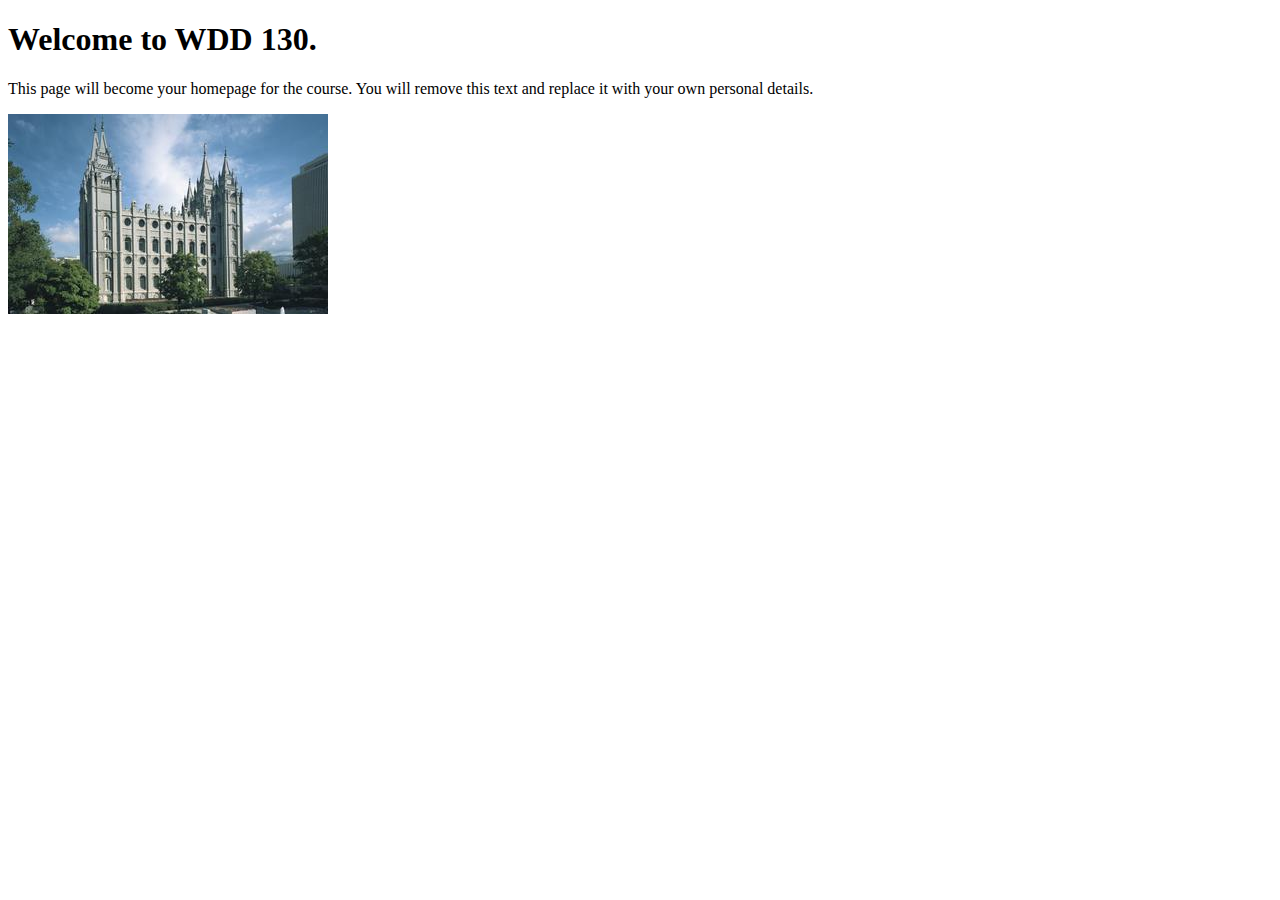
<file: index.html>
<!DOCTYPE html>
<html lang="en">
<head>
    <meta charset="UTF-8">
    <meta name="viewport" content="width=device-width, initial-scale=1.0">
    <title>WDD 130 | Personal Homepage</title>
</head>
<body>
    <h1>Welcome to WDD 130.</h1>
    <p>This page will become your homepage for the course. You will remove this text and replace it with your own personal details.</p>

    <img src="images/salt-lake-temple.jpg" alt="The Salt Lake Temple.">
</body>
</html>
</file>
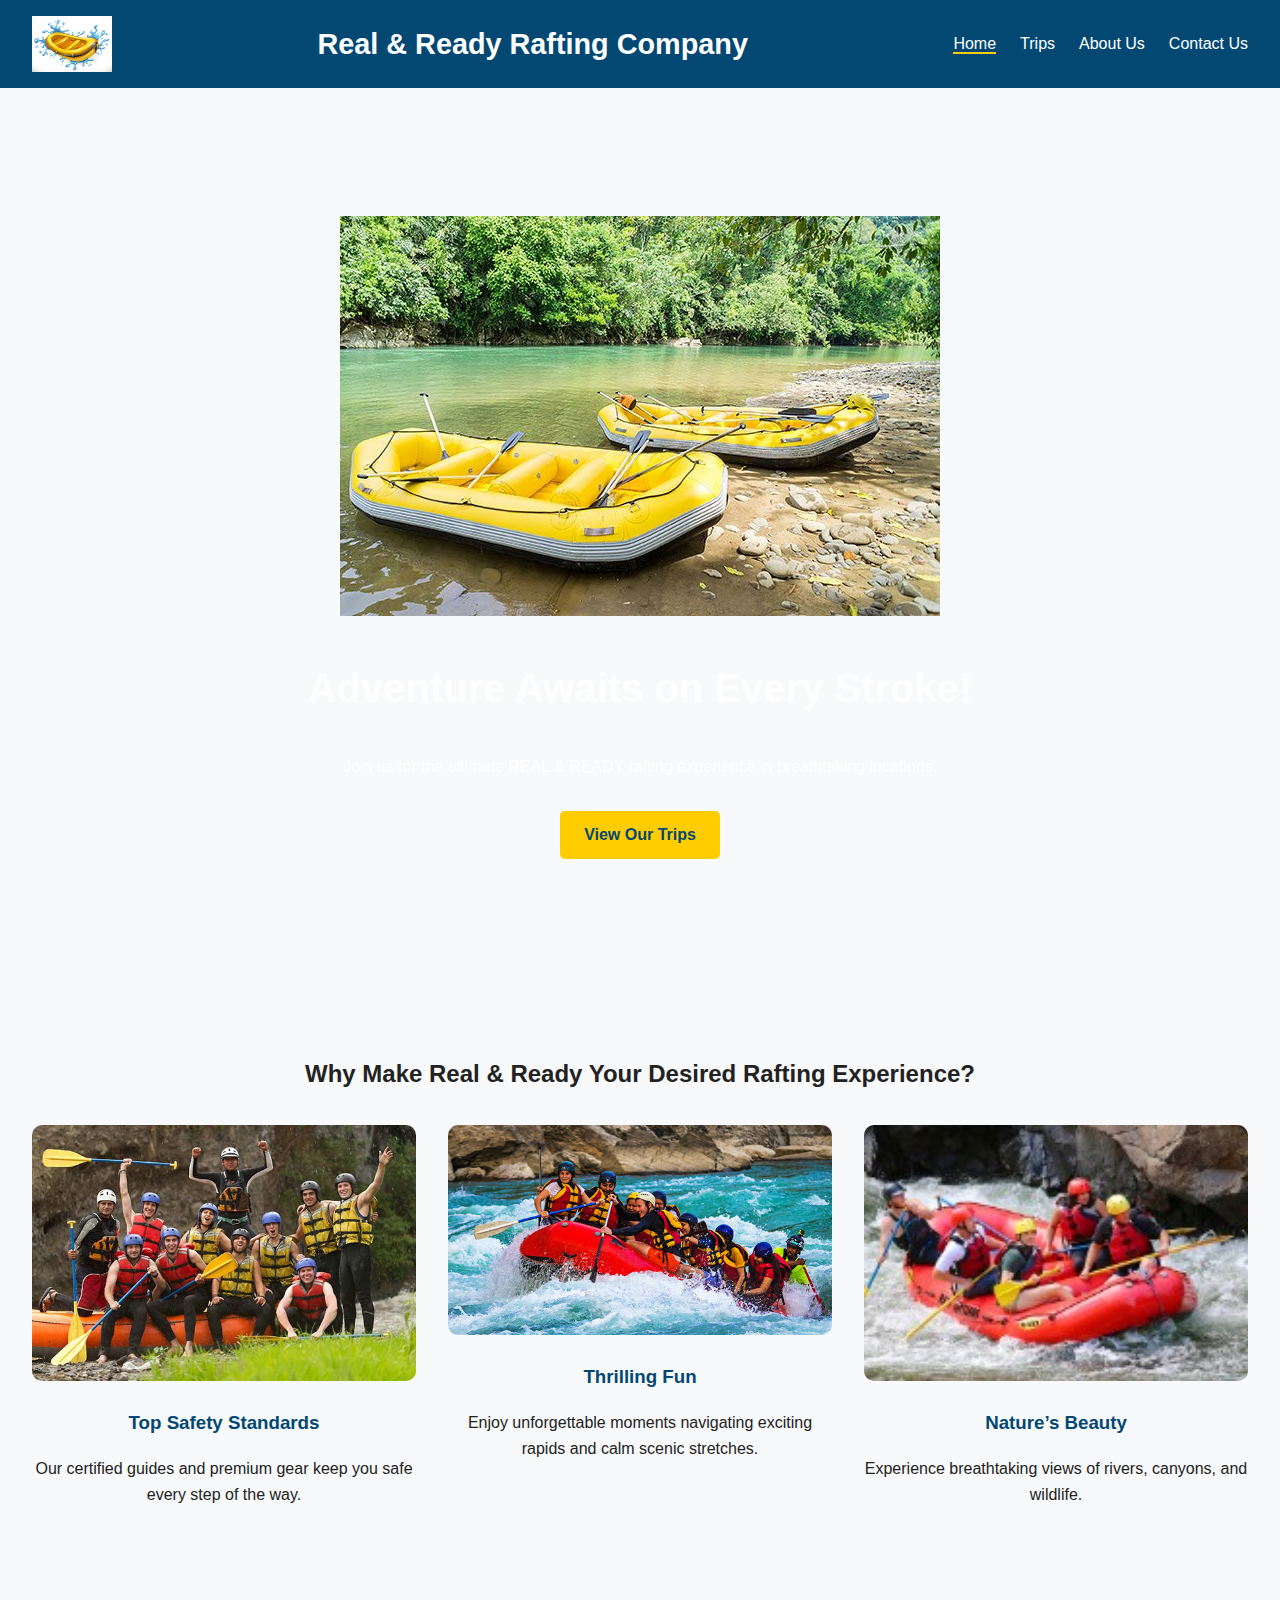
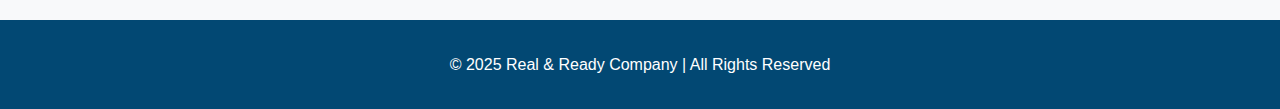
<file: Trial/index.html>
<!DOCTYPE html>
<html lang="en">

<head>
    <meta charset="UTF-8" />
    <meta name="viewport" content="width=device-width, initial-scale=1.0" />
    <title>Real & Ready Rafting Company | Home</title>
    <link rel="stylesheet" href="trialstyles.css/styles.css" />
</head>

<body>
    <header class="main-header">
        <img src="images/boatsplash.png" alt="Real & Ready logo" width="80">
        <h1>Real & Ready Rafting Company</h1>
        <nav>
            <ul>
                <li><a href="index.html" class="active">Home</a></li>
                <li><a href="trips.html">Trips</a></li>
                <li><a href="#">About Us</a></li>
                <li><a href="#">Contact Us</a></li>
            </ul>
        </nav>
    </header>

    <section class="hero">
        <img src="images/rafting26_600_copy_600x400.jpg" alt="Good Rafting">
        <div class="hero-text">
            <h2>Adventure Awaits on Every Stroke!</h2>
            <p>Join us for the ultimate REAL & READY rafting experience in breathtaking locations.</p>
            <a href="trips.html" class="btn">View Our Trips</a>
        </div>
    </section>

    <section class="features">
        <h2>Why Make Real & Ready Your Desired Rafting Experience?</h2>
        <div class="feature-grid">
            <div class="feature">
                <img src="images/success.jpg" alt="Safety">
                <h3>Top Safety Standards</h3>
                <p>Our certified guides and premium gear keep you safe every step of the way.</p>
            </div>
            <div class="feature">
                <img src="images/battleover.jpg" alt="Fun">
                <h3>Thrilling Fun</h3>
                <p>Enjoy unforgettable moments navigating exciting rapids and calm scenic stretches.</p>
            </div>
            <div class="feature">
                <img src="images/effectivenavigation.jpg" alt="Nature">
                <h3>Nature’s Beauty</h3>
                <p>Experience breathtaking views of rivers, canyons, and wildlife.</p>
            </div>
        </div>
    </section>

    <footer>
        <p>&copy; 2025 Real & Ready Company | All Rights Reserved</p>
    </footer>
</body>

</html>
</file>
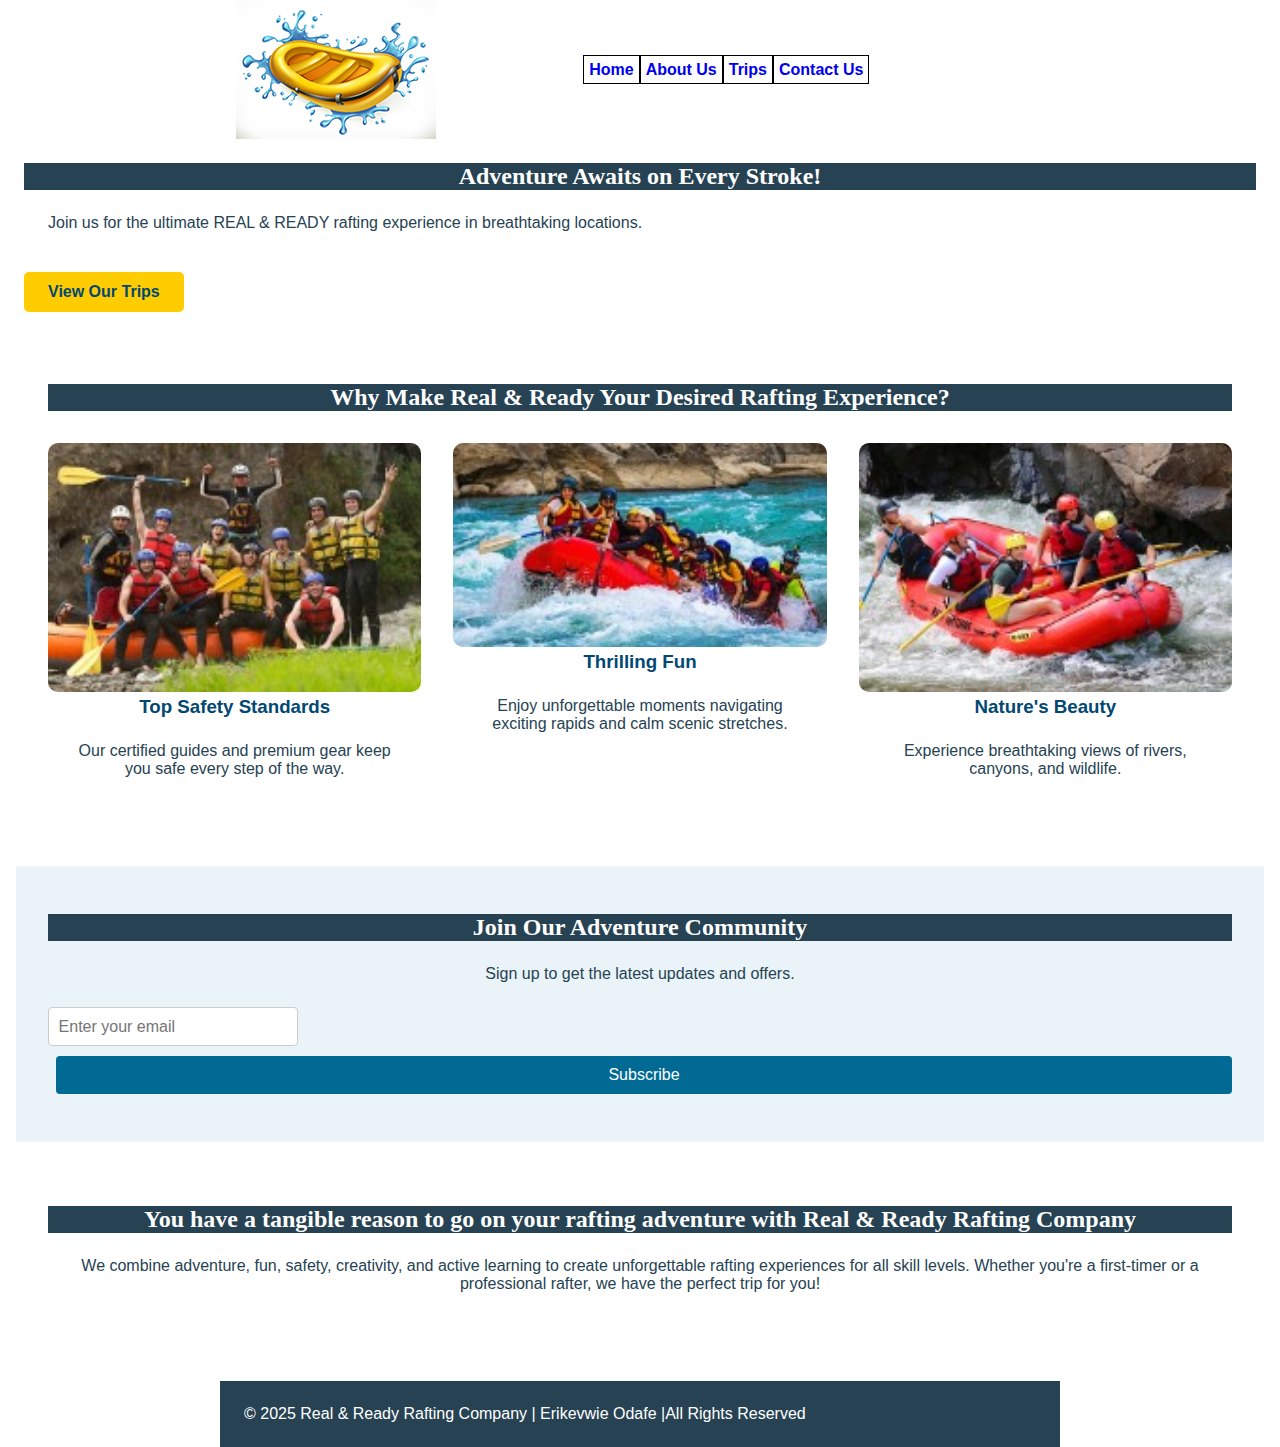
<file: wwr/index.html>
<!DOCTYPE html>
<html lang="en">

<head>
    <meta charset="UTF-8">
    <meta name="viewport" content="width=device-width, initial-scale=1.0">
    <title>Real & Ready Rafting Company | Rafting Experience that is real | Home</title>
    <meta name="description"
        content="This is the website of Real & Ready Rafting company. This page will introduce you to the activities of the company">
    <meta name="author" content="Erikevwie Odafe">
    <link rel="stylesheet" href="styles/rafting.css">
</head>

<body>
    <header class="header-grid">
        <img src="images/boatsplash.png" alt="Logo of Real & Ready Rafting Company" width="200">
        <nav>
            <ul class="navigation">
                <li><a href="index.html">Home</a></li>
                <li><a href="about.html">About Us</a></li>
                <li><a href="trips.html">Trips</a></li>
                <li><a href="contact.html">Contact Us</a></li>
            </ul>
        </nav>
    </header>
    <section class="hero">
        <!-- <img src="images/raftingrull.jpg" alt="Good Rafting"> -->
        <div>
            <h2>Adventure Awaits on Every Stroke!</h2>
            <p>Join us for the ultimate REAL & READY rafting experience in breathtaking locations.</p>
            <a href="trips.html" class="btn">View Our Trips</a>
        </div>
    </section>
    <section class="features">
        <h2>Why Make Real & Ready Your Desired Rafting Experience?</h2>
        <div class="feature-grid">
            <div class="feature">
                <img src="images/success.jpg" alt="Safety">
                <h3>Top Safety Standards</h3>
                <p>Our certified guides and premium gear keep you safe every step of the way.</p>
            </div>
            <div class="feature">
                <img src="images/battleover.jpg" alt="Fun">
                <h3>Thrilling Fun</h3>
                <p>Enjoy unforgettable moments navigating exciting rapids and calm scenic stretches.</p>
            </div>
            <div class="feature">
                <img src="images/effectivenavigation.jpg" alt="Nature">
                <h3>Nature's Beauty</h3>
                <p>Experience breathtaking views of rivers, canyons, and wildlife.</p>
            </div>
        </div>
    </section>
    <section class="newsletter">
        <h2>Join Our Adventure Community </h2>
        <p>Sign up to get the latest updates and offers.</p>
        <form action="">
            <input type="email" placeholder="Enter your email" required>
            <button type="submit">Subscribe</button>
        </form>

    </section>
    <section class="common-content">
        <h2>You have a tangible reason to go on your rafting adventure with Real & Ready Rafting Company</h2>
        <p>We combine adventure, fun, safety, creativity, and active learning to create unforgettable rafting
            experiences for all skill levels. Whether you're a first-timer or a professional rafter, we have the perfect
            trip for you! </p>
    </section>


    <footer>
        <p>&copy; 2025 Real & Ready Rafting Company | Erikevwie Odafe |All Rights Reserved</p>
    </footer>
</body>

</html>
</file>
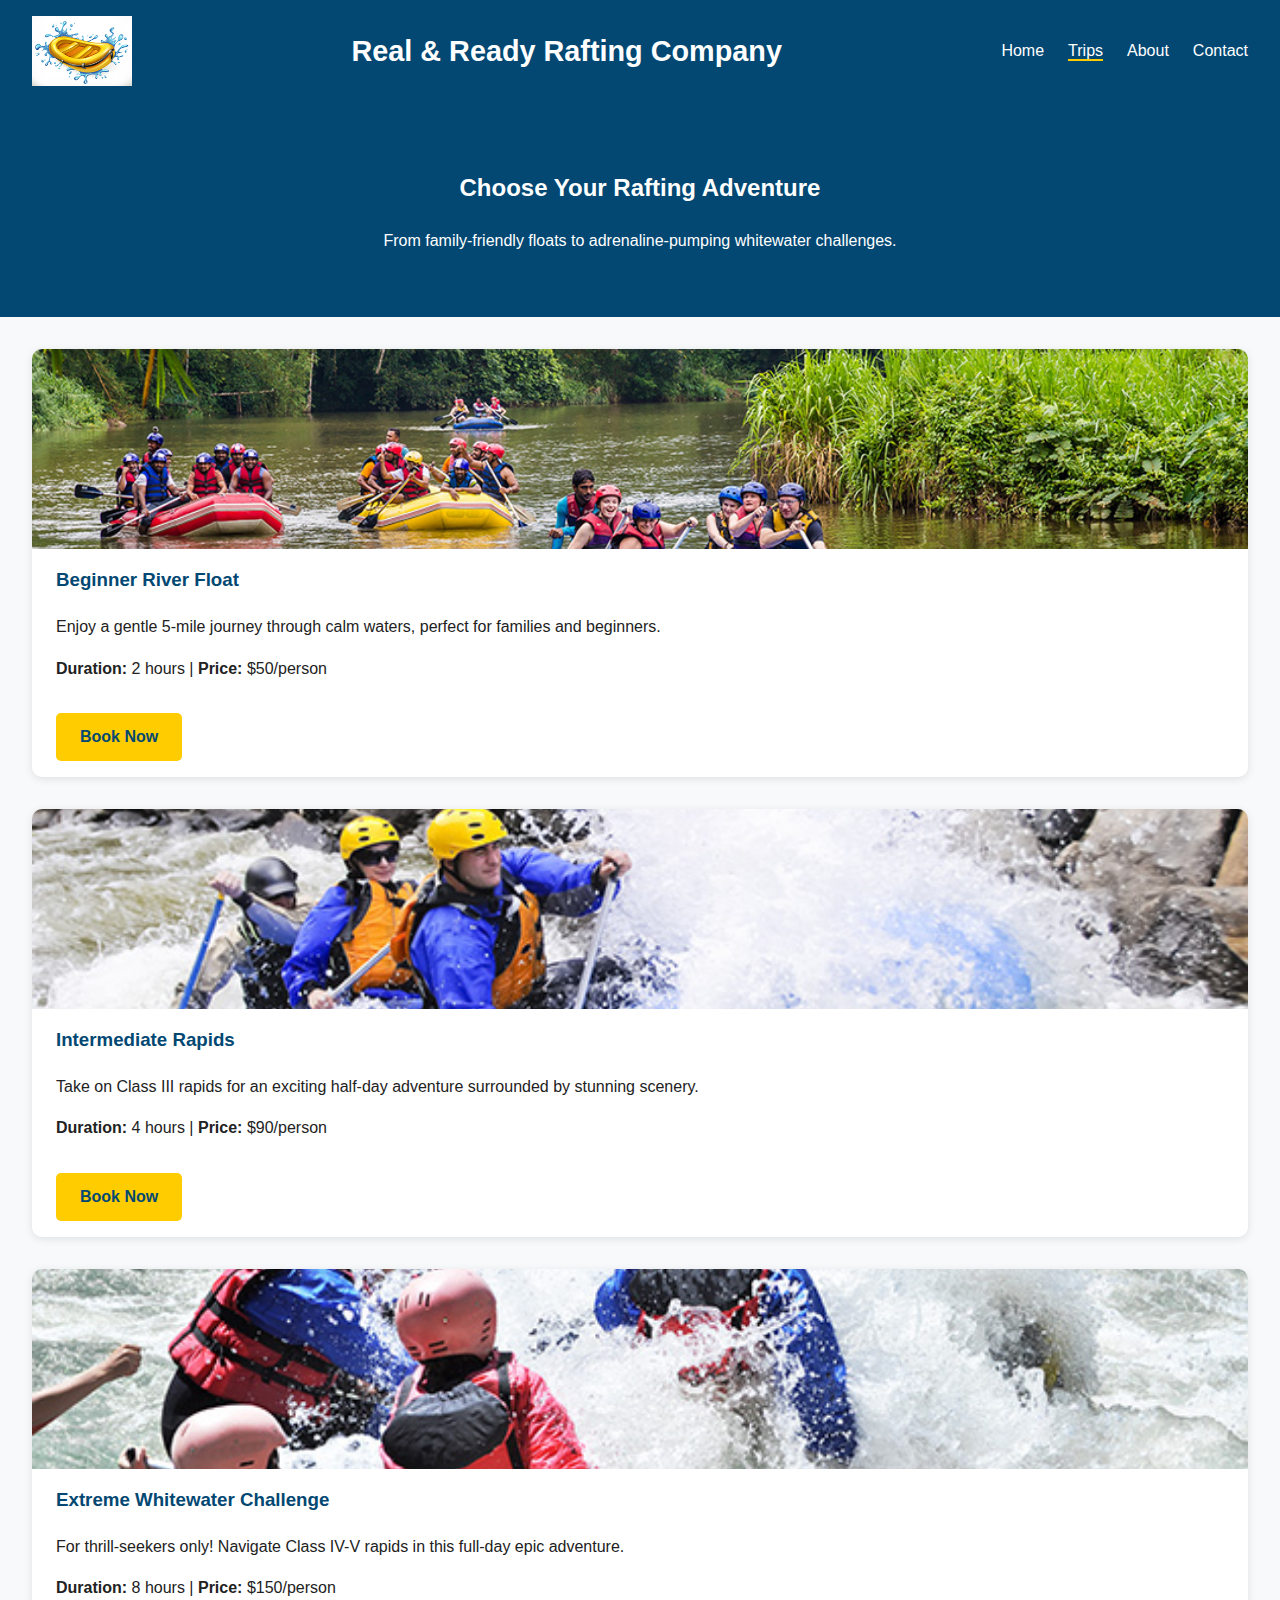
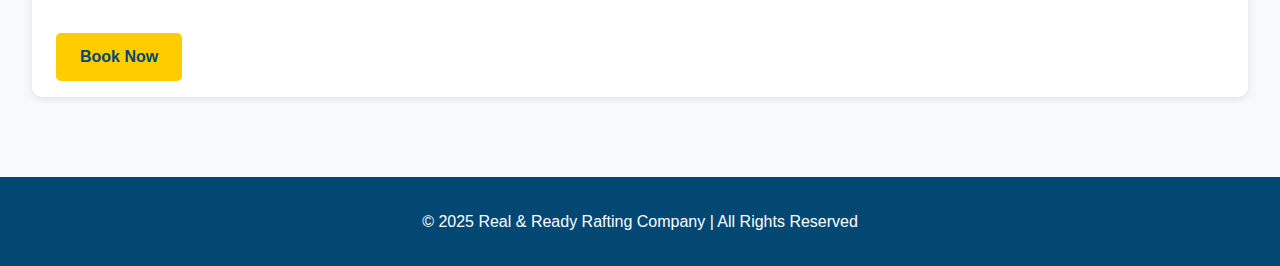
<file: Trial/trips.html>
<!DOCTYPE html>
<html lang="en">

<head>
    <meta charset="UTF-8" />
    <meta name="viewport" content="width=device-width, initial-scale=1.0" />
    <title>Real & Ready Rafting Company | Trips</title>
    <link rel="stylesheet" href="trialstyles.css/styles.css" />
</head>

<body>
    <header class="main-header">
        <img src="images/boatsplash.png" alt="Real & Ready Rafting Company logo" width="100">
        <h1>Real & Ready Rafting Company</h1>
        <nav>
            <ul>
                <li><a href="index.html">Home</a></li>
                <li><a href="trips.html" class="active">Trips</a></li>
                <li><a href="#">About</a></li>
                <li><a href="#">Contact</a></li>
            </ul>
        </nav>
    </header>

    <section class="page-banner">
        <h2>Choose Your Rafting Adventure</h2>
        <p>From family-friendly floats to adrenaline-pumping whitewater challenges.</p>
    </section>

    <section class="trip-list">
        <article class="trip">
            <img src="images/oddsconquoredd.jpg" alt="Beginner Trip">
            <div>
                <h3>Beginner River Float</h3>
                <p>Enjoy a gentle 5-mile journey through calm waters, perfect for families and beginners.</p>
                <p><strong>Duration:</strong> 2 hours | <strong>Price:</strong> $50/person</p>
                <a href="#" class="btn">Book Now</a>
            </div>
        </article>

        <article class="trip">
            <img src="images/overcomingg.jpg" alt="Intermediate Trip">
            <div>
                <h3>Intermediate Rapids</h3>
                <p>Take on Class III rapids for an exciting half-day adventure surrounded by stunning scenery.</p>
                <p><strong>Duration:</strong> 4 hours | <strong>Price:</strong> $90/person</p>
                <a href="#" class="btn">Book Now</a>
            </div>
        </article>

        <article class="trip">
            <img src="images/hardfighterss.jpg" alt="Advanced Trip">
            <div>
                <h3>Extreme Whitewater Challenge</h3>
                <p>For thrill-seekers only! Navigate Class IV-V rapids in this full-day epic adventure.</p>
                <p><strong>Duration:</strong> 8 hours | <strong>Price:</strong> $150/person</p>
                <a href="#" class="btn">Book Now</a>
            </div>
        </article>
    </section>

    <footer>
        <p>&copy; 2025 Real & Ready Rafting Company | All Rights Reserved</p>
    </footer>
</body>

</html>
</file>
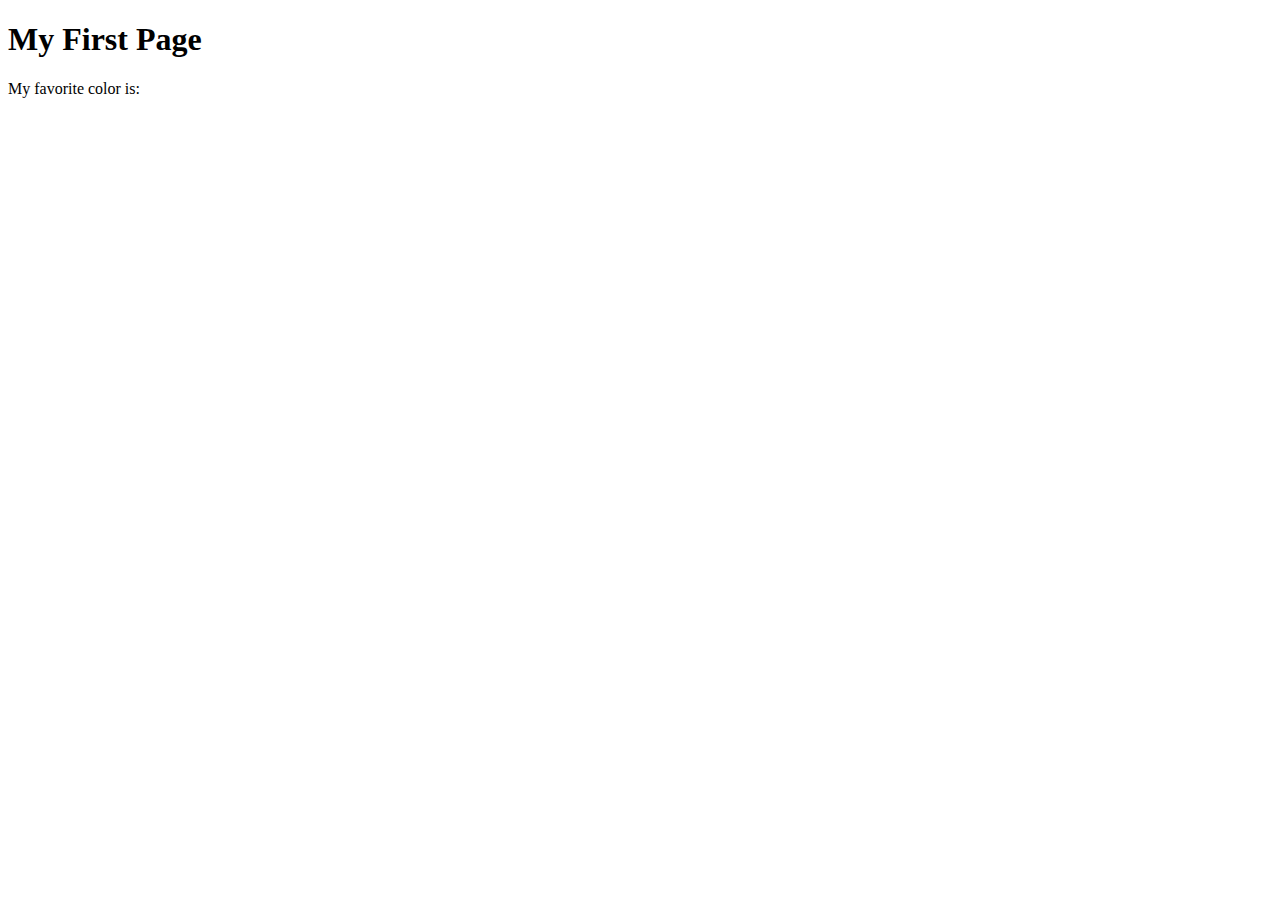
<file: week01/first-page.html>
<!DOCTYPE html>
<html lang="en">
<head>
    <meta charset="UTF-8">
    <meta name="viewport" content="width=device-width, initial-scale=1.0">
    <title>My First Page</title>
</head>
<body>
    <h1>My First Page</h1>
    <p>My favorite color is: </p>
</body>
</html>
</file>
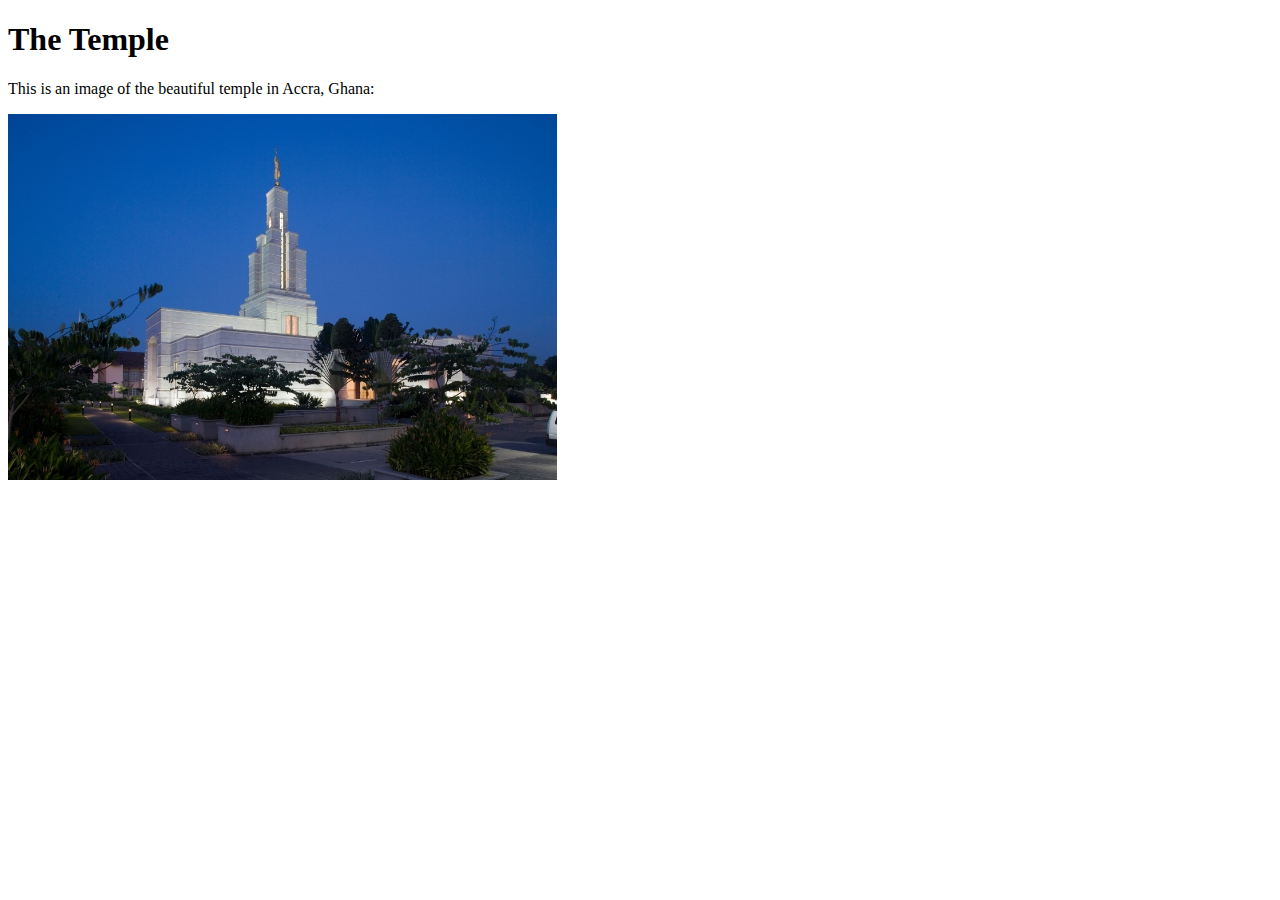
<file: week01/images-solution.html>
<!DOCTYPE html>
<html lang="en">
<head>
    <meta charset="UTF-8">
    <meta name="viewport" content="width=device-width, initial-scale=1.0">
    <title>Temple Image</title>
</head>
<body>
    <h1>The Temple</h1>
    <p>This is an image of the beautiful temple in Accra, Ghana:</p>
    <img src="images/temple-small.jpg" alt="The Accra Ghana Temple">
    
</body>
</html>
</file>
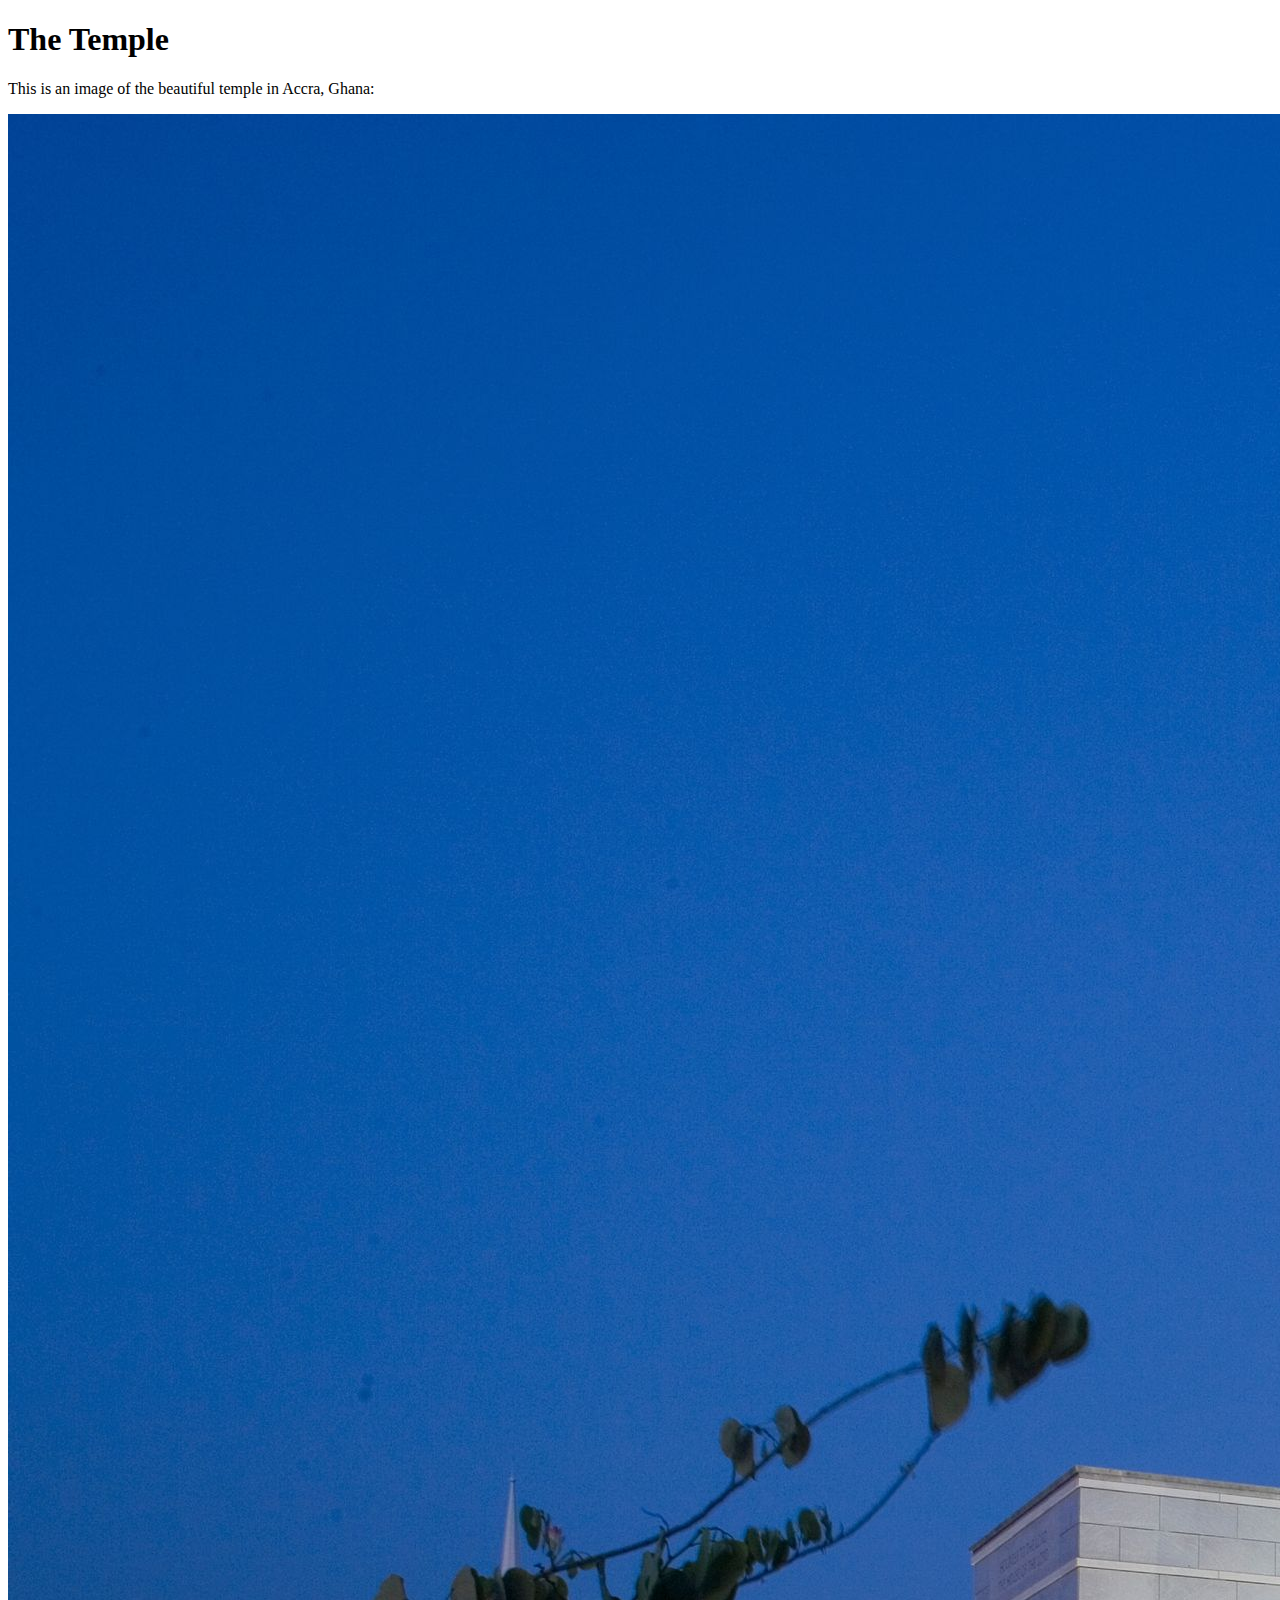
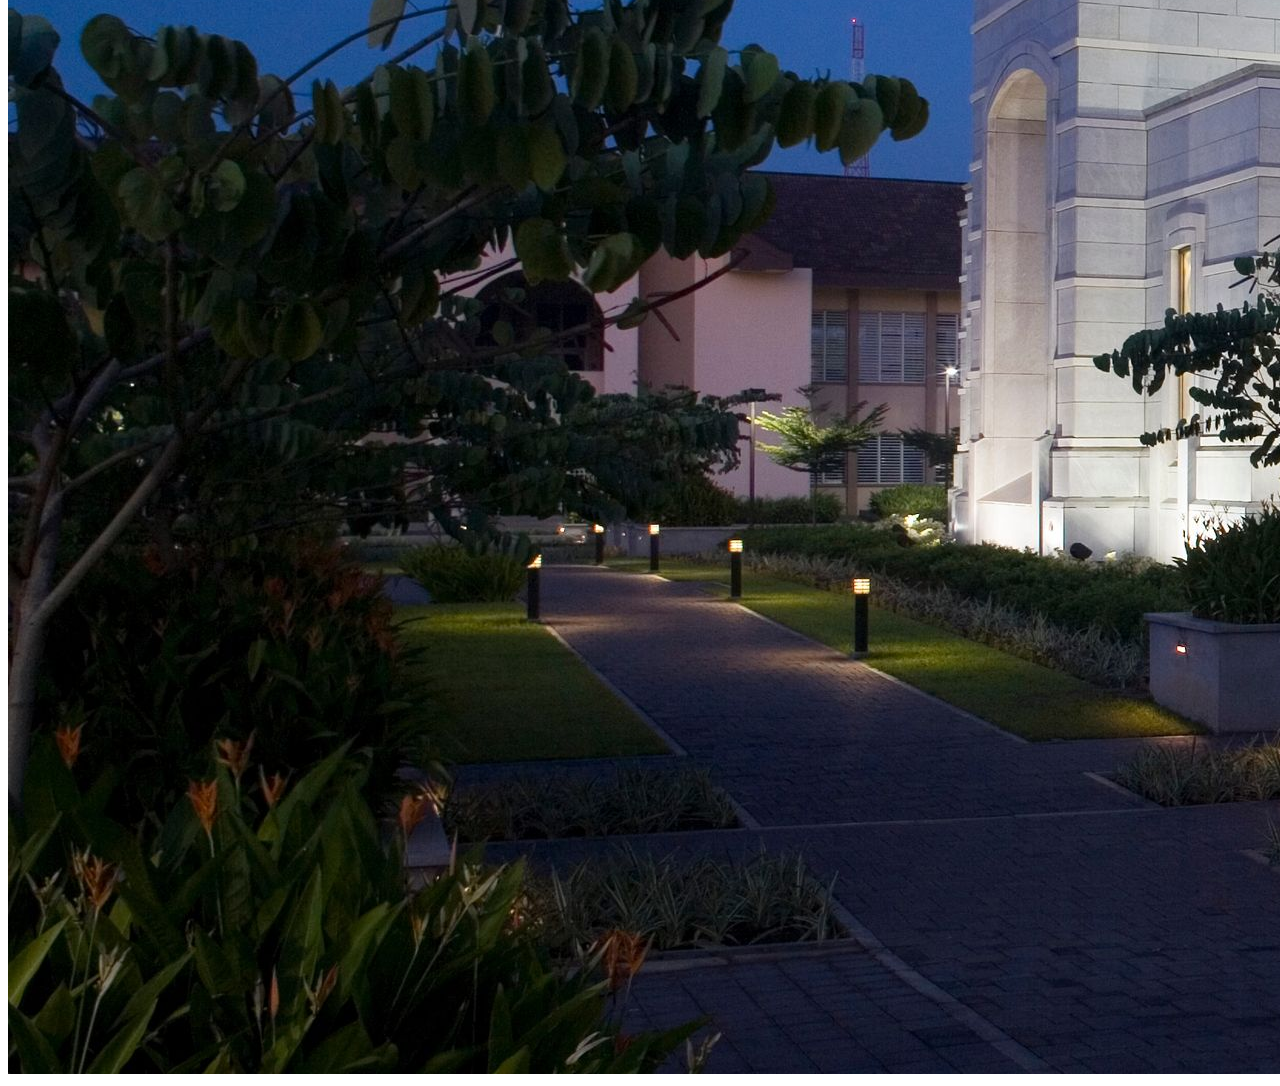
<file: week01/images.html>
<!DOCTYPE html>
<html lang="en">
<head>
    <meta charset="UTF-8">
    <meta name="viewport" content="width=device-width, initial-scale=1.0">
    <title>Temple Image</title>
</head>
<body>
    <h1>The Temple</h1>
    <p>This is an image of the beautiful temple in Accra, Ghana:</p>
    <img src="images/temple-large.jpeg" alt="The Accra Ghana Temple">
    
</body>
</html>
</file>
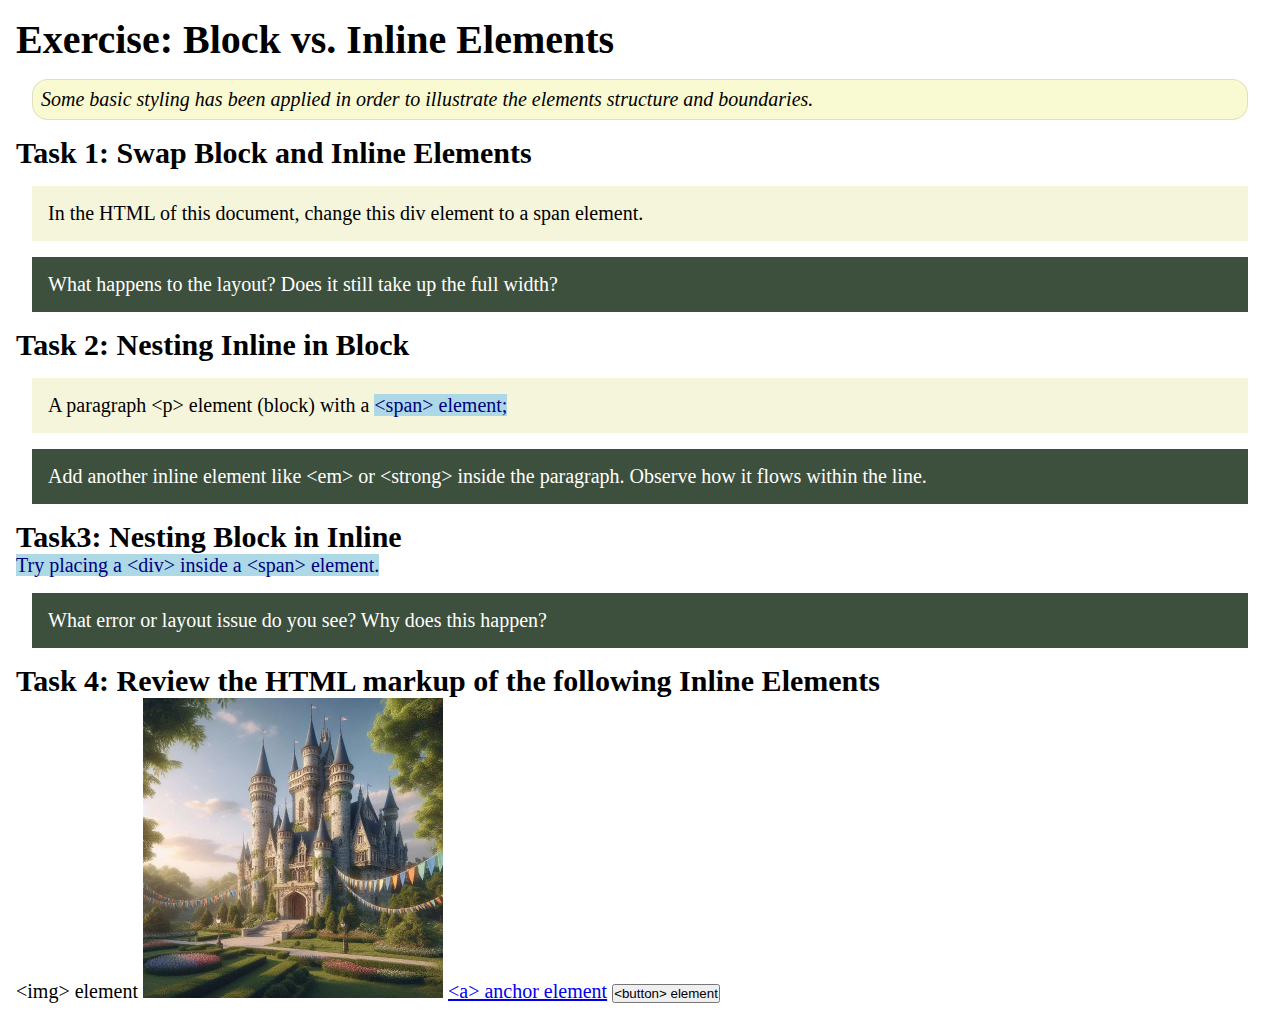
<file: week02/block-vs-inline.html>
<!DOCTYPE html>
<html lang="en">

<head>
    <meta charset="UTF-8">
    <meta name="viewport" content="width=device-width, initial-scale=1.0">
    <title>Exercise: Block vs. Inline Elements</title>
    <link rel="stylesheet" href="styles/block-vs-inline.css">
</head>

<body>
    <main>
        <h1>Exercise: Block vs. Inline Elements</h1>
        <p class="note">Some basic styling has been applied in order to illustrate the elements structure and
            boundaries.</p>

        <h2>Task 1: Swap Block and Inline Elements</h2>
        <div>In the HTML of this document, change this div element to a span element.</div>

        <p class="question">What happens to the layout? Does it still take up the full width?</p>

        <h2>Task 2: Nesting Inline in Block</h2>
        <p>A paragraph &lt;p&gt; element (block) with a <span>&lt;span&gt; element;</span></p>
        <p class="question">Add another inline element like &lt;em&gt; or &lt;strong&gt; inside the paragraph. Observe
            how it flows within the line.</p>

        <h2>Task3: Nesting Block in Inline</h2>
        <span>Try placing a &lt;div&gt; inside a &lt;span&gt; element.</span>
            <p class="question">What error or layout issue do you see? Why does this happen?</p>


            <h2>Task 4: Review the HTML markup of the following Inline Elements</h2>
        &lt;img&gt; element
        <img src="images/castle.webp" alt="placeholder image (images are inline)" width="300" height="300">
        <a href="https://churchofjesuschrist.org">&lt;a&gt; anchor element</a>
        <button type="button">&lt;button&gt; element</button>
    </main>
</body>

</html>
</file>
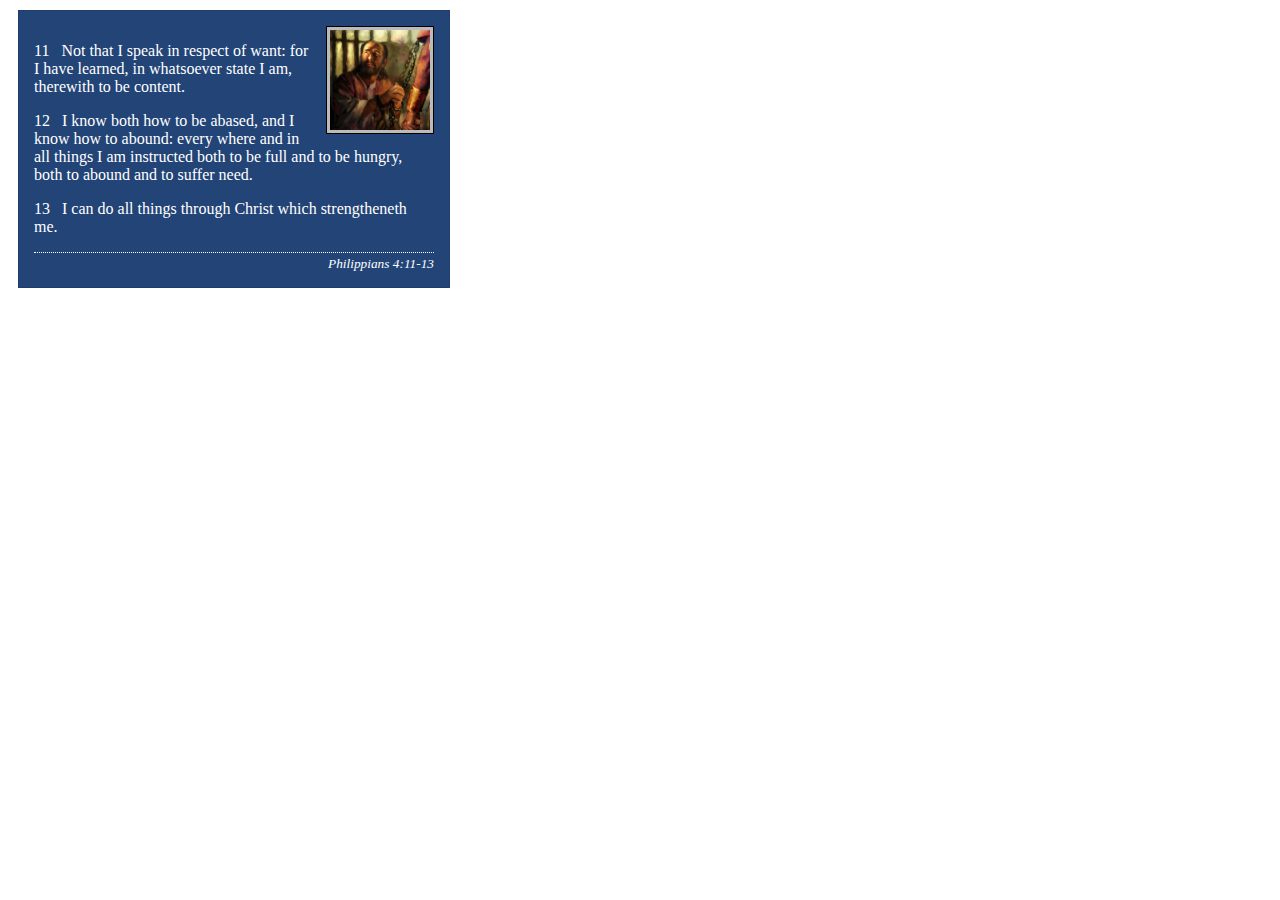
<file: week02/box-model-solution.html>
<!DOCTYPE html>
<html lang="en">
<head>
    <meta charset="UTF-8">
    <meta name="viewport" content="width=device-width, initial-scale=1.0">
    <title>Box Model Activity</title>
    <link rel="stylesheet" href="styles/box-model-solution.css">
</head>
<body>
    <main>
        <div class="callout">
            <img src="images/apostle-paul-imprisoned.webp" alt="Paul the Apostle - Imprisoned in Rome" width="200" height="200">
            <blockquote>
                <p>11 &nbsp; Not that I speak in respect of want: for I have learned, in whatsoever state I am, therewith to be content.</p>
                <p>12 &nbsp; I know both how to be abased, and I know how to abound: every where and in all things I am instructed both to be full and to be hungry, both to abound and to suffer need.</p>
                <p>13 &nbsp; I can do all things through Christ which strengtheneth me.</p>
            </blockquote>
            <cite>Philippians 4:11-13</cite>
        </div>
    </main>
</body>
</html>
</file>
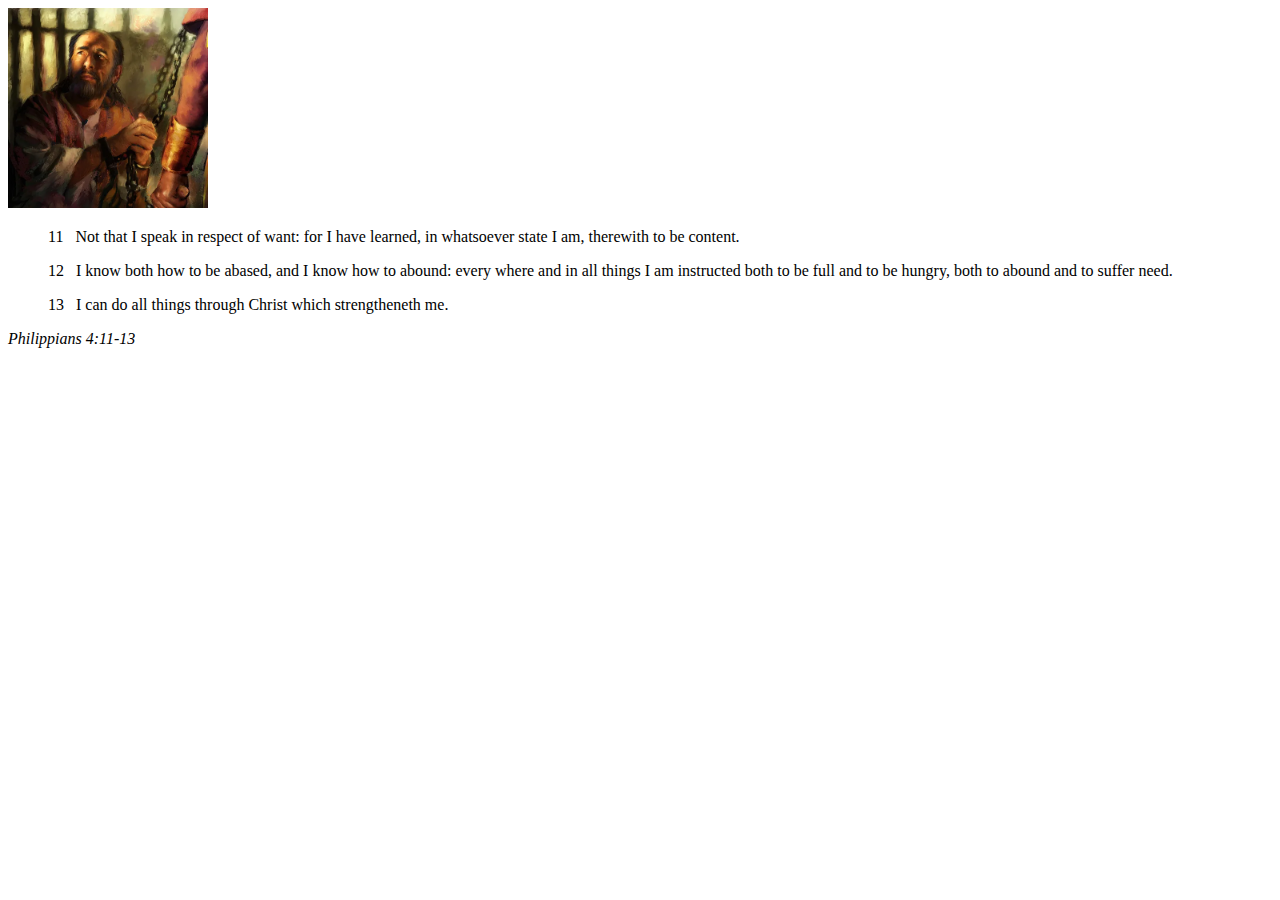
<file: week02/box-model.html>
<!DOCTYPE html>
<html lang="en">
<head>
    <meta charset="UTF-8">
    <meta name="viewport" content="width=device-width, initial-scale=1.0">
    <title>Box Model Activity</title>
</head>
<body>
    <main>
        <div class="callout">
            <img src="images/apostle-paul-imprisoned.webp" alt="Paul the Apostle - Imprisoned in Rome" width="200" height="200">
            <blockquote>
                <p>11 &nbsp; Not that I speak in respect of want: for I have learned, in whatsoever state I am, therewith to be content.</p>
                <p>12 &nbsp; I know both how to be abased, and I know how to abound: every where and in all things I am instructed both to be full and to be hungry, both to abound and to suffer need.</p>
                <p>13 &nbsp; I can do all things through Christ which strengtheneth me.</p>
            </blockquote>
            <cite>Philippians 4:11-13</cite>
        </div>
    </main>
</body>
</html>
</file>
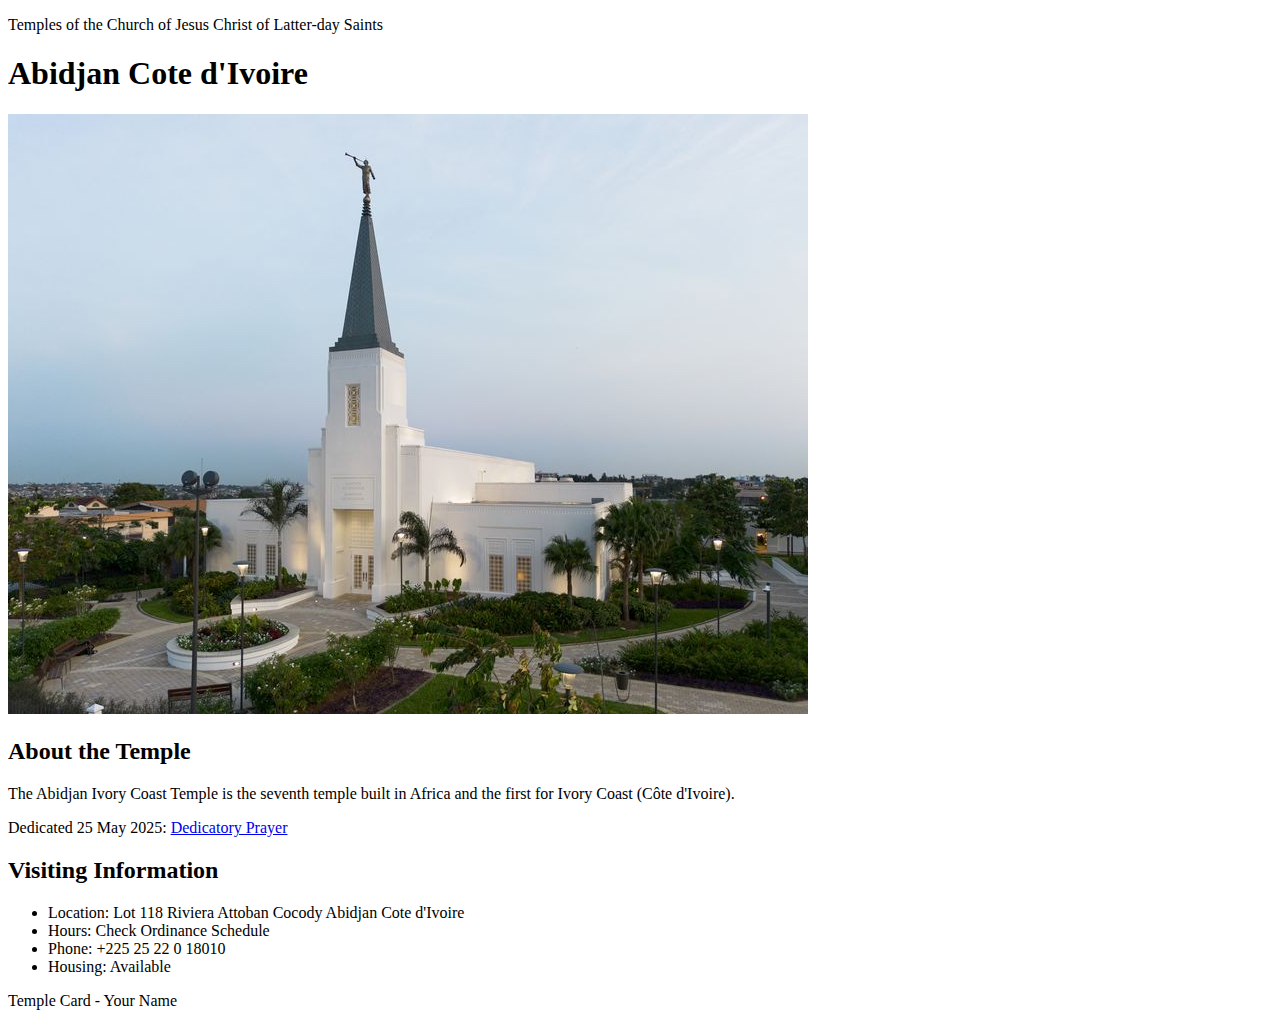
<file: week02/temple.html>
<!DOCTYPE html>
<html lang="en">

<head>
    <meta charset="UTF-8">
    <meta name="viewport" content="width=device-width, initial-scale=1.0">
    <title>Temple Card - Abidjan Cote d'Ivoire</title>
</head>

<body>
    <header>
        <p>Temples of the Church of Jesus Christ of Latter-day Saints</p>
    </header>
    <main>
        <h1>Abidjan Cote d'Ivoire</h1>
        <picture>
            <img src="images/abidjan-ivory-coast.jpeg" alt="Abidjan Cote d'Ivoire Temple">
        </picture>
        <section>
            <h2>About the Temple</h2>
            <p>The Abidjan Ivory Coast Temple is the seventh temple built in Africa and the first for Ivory Coast (Côte
                d'Ivoire).</p>
            <p>Dedicated 25 May 2025: <a
                    href="https://www.churchofjesuschrist.org/temples/dedicatory-prayer/abidjan-ivory-coast-temple/2025-05-25?lang=eng"
                    target="_blank" rel="noopener noreferrer">Dedicatory Prayer</a></p>
        </section>
        <section>
            <h2>Visiting Information</h2>
            <ul>
                <li>Location: Lot 118 Riviera Attoban Cocody Abidjan Cote d'Ivoire</li>
                <li>Hours: Check Ordinance Schedule</li>
                <li>Phone: +225 25 22 0 18010</li>
                <li>Housing: Available</li>
            </ul>
        </section>
    </main>
    <footer>
        <p>Temple Card - Your Name</p>
    </footer>
</body>

</html>
</file>
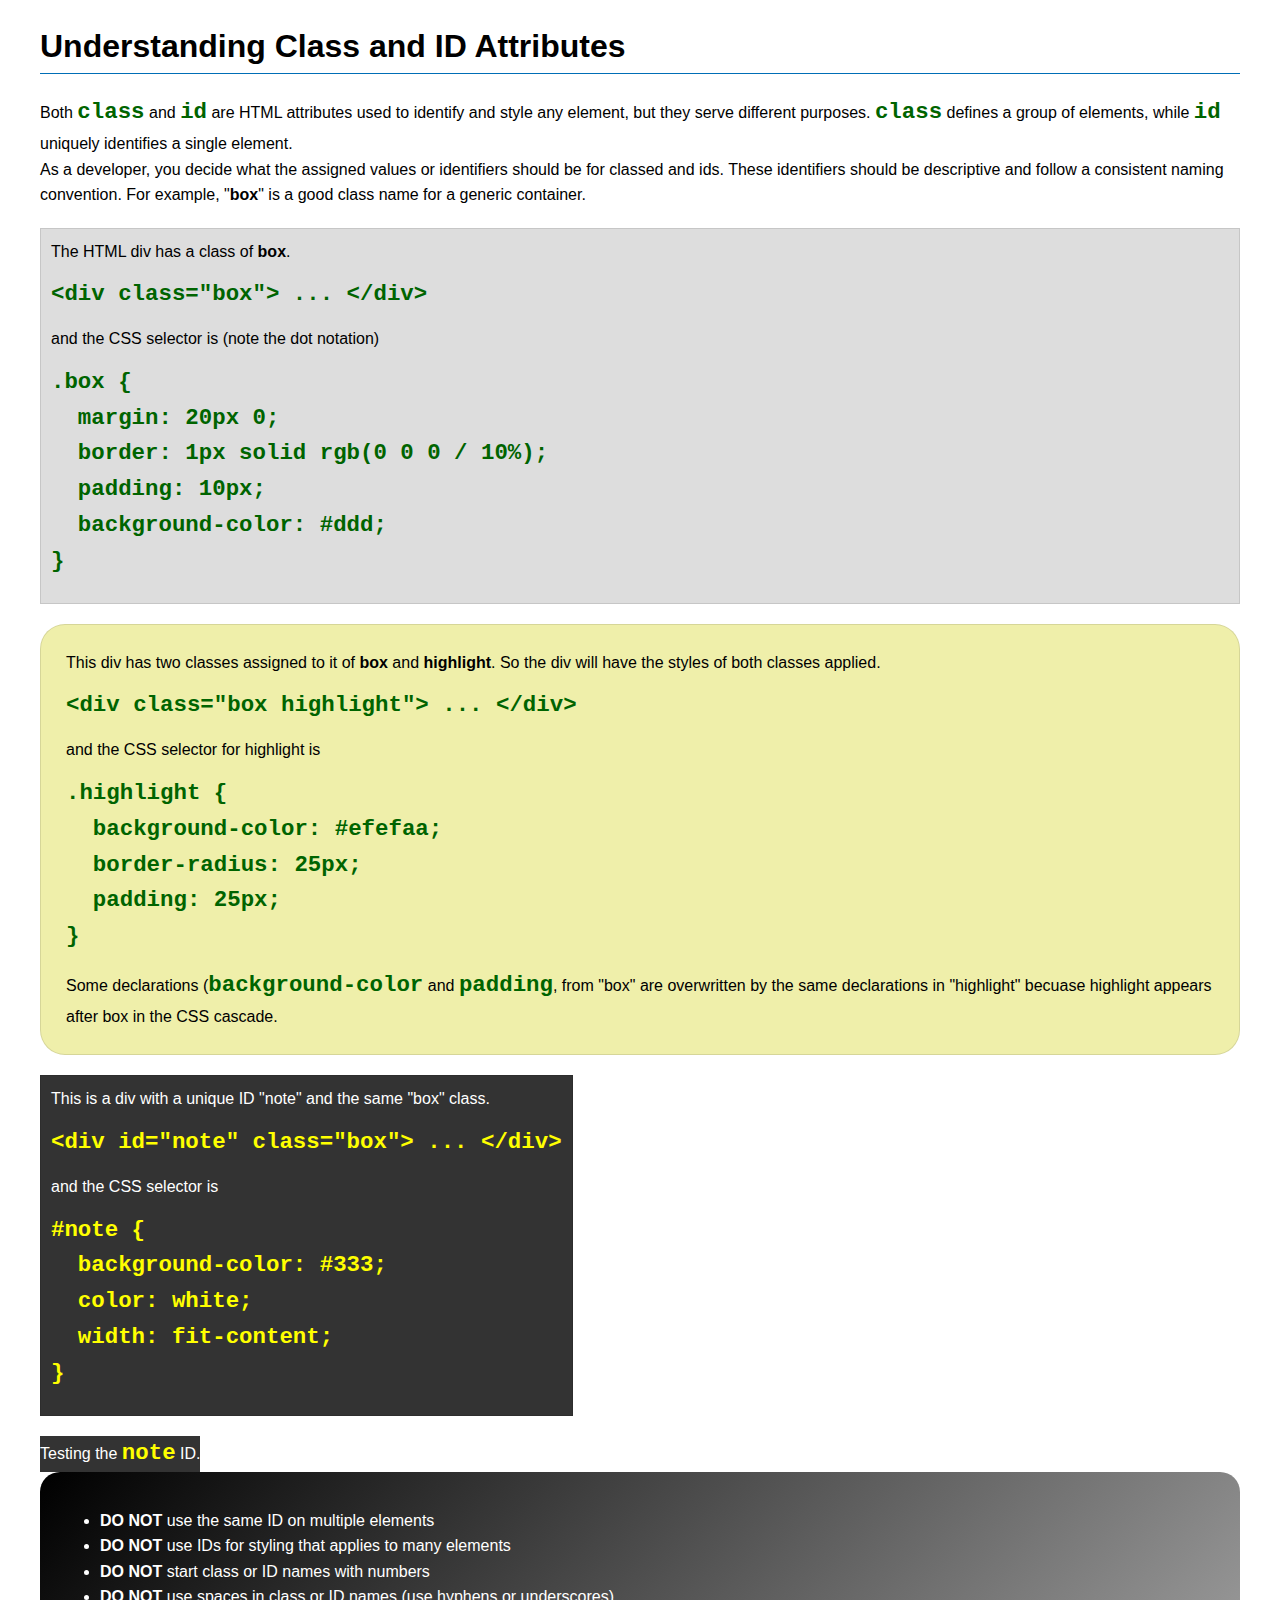
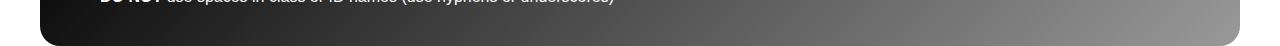
<file: week03/class-and-id.html>
<!DOCTYPE html>
<html lang="en">

<head>
    <meta charset="UTF-8">
    <meta name="viewport" content="width=device-width, initial-scale=1.0">
    <title>Class vs ID Attributes</title>
    <link rel="stylesheet" href="styles/class-and-id.css">
</head>

<body>
    <h1>Understanding Class and ID Attributes</h1>
    <p>Both <code>class</code> and <code>id</code> are HTML attributes used to identify and style any element, but they
        serve different purposes. <code>class</code> defines a group of elements, while <code>id</code> uniquely
        identifies a single element.</p>
    <p>As a developer, you decide what the assigned values or identifiers should be for classed and ids. These
        identifiers should be
        descriptive and follow a consistent naming convention. For example, "<strong>box</strong>" is a good class name
        for a generic container.</p>
    <div class="box">
        <p>The HTML div has a class of <strong>box</strong>.</p>
        <pre><code class="html">&lt;div class="box"&gt; ... &lt;/div&gt;</code></pre>
        and the CSS selector is (note the dot notation)
        <pre><code class="css">.box {
  margin: 20px 0;
  border: 1px solid rgb(0 0 0 / 10%);
  padding: 10px;
  background-color: #ddd; 
}</code></pre>
    </div>

    <div class="box highlight">
        <p>This div has two classes assigned to it of <strong>box</strong> and <strong>highlight</strong>. So the div
            will have the styles of both classes applied.</p>
        <pre><code class="html">&lt;div class="box highlight"&gt; ... &lt;/div&gt;</code></pre>
        and the CSS selector for highlight is
        <pre><code class="css">.highlight {
  background-color: #efefaa;
  border-radius: 25px;
  padding: 25px;
}</code></pre>
<p>Some declarations (<code>background-color</code> and <code>padding</code>, from "box" are overwritten by the same declarations in "highlight" becuase highlight appears after box in the CSS cascade.</p>
    </div>

    <div id="note" class="box">
        <p>This is a div with a unique ID "note" and the same "box" class.</p>
        <pre><code class="html">&lt;div id="note" class="box"&gt; ... &lt;/div&gt;</code></pre>
        and the CSS selector is
        <pre><code class="css">#note {
  background-color: #333;
  color: white;
  width: fit-content;
}</code></pre>
    </div>

    <div id="note">
        <p>Testing the <code>note</code> ID.</p>
    </div>

    <section id="best-practice">
        <ul>
            <li><strong>DO NOT</strong> use the same ID on multiple elements</li>
            <li><strong>DO NOT</strong> use IDs for styling that applies to many elements</li>
            <li><strong>DO NOT</strong> start class or ID names with numbers</li>
            <li><strong>DO NOT</strong> use spaces in class or ID names (use hyphens or underscores)</li>
        </ul>
    </section>




</body>

</html>
</file>
<file: Trial/trialstyles.css/styles.css>
/* Global Styles */
body {
  margin: 0;
  font-family: 'Segoe UI', Arial, sans-serif;
  line-height: 1.6;
  color: #222;
  background-color: #f8f9fa;
}

/* Header */
.main-header {
  background: #024873;
  color: #fff;
  display: flex;
  justify-content: space-between;
  align-items: center;
  padding: 1rem 2rem;
}

.main-header h1 {
  margin: 0;
  font-size: 1.8rem;
}

nav ul {
  list-style: none;
  display: flex;
  gap: 1.5rem;
  margin: 0;
  padding: 0;
}

nav a {
  color: #fff;
  text-decoration: none;
  font-weight: 500;
}

nav a.active, nav a:hover {
  border-bottom: 2px solid #ffcc00;
}

/* Hero Section */
.hero {
  background: url('https://images.unsplash.com/photo-1507525428034-b723cf961d3e?auto=format&fit=crop&w=1600&q=80') center/cover no-repeat;
  color: #fff;
  text-align: center;
  padding: 8rem 1rem;
}

.hero-text h2 {
  font-size: 2.5rem;
}

.btn {
  display: inline-block;
  margin-top: 1rem;
  padding: 0.7rem 1.5rem;
  background: #ffcc00;
  color: #024873;
  font-weight: bold;
  border-radius: 5px;
  text-decoration: none;
  transition: background 0.3s;
}

.btn:hover {
  background: #ffd633;
}

/* Features Section */
.features {
  padding: 3rem 2rem;
  text-align: center;
}

.feature-grid {
  display: grid;
  grid-template-columns: repeat(auto-fit, minmax(250px, 1fr));
  gap: 2rem;
  margin-top: 2rem;
}

.feature img {
  width: 100%;
  border-radius: 10px;
}

.feature h3 {
  color: #024873;
}

/* Trips Page */
.page-banner {
  background: #024873;
  color: #fff;
  text-align: center;
  padding: 3rem 1rem;
}

.trip-list {
  padding: 2rem;
  display: grid;
  gap: 2rem;
}

.trip {
  background: #fff;
  border-radius: 10px;
  overflow: hidden;
  display: flex;
  flex-direction: column;
  box-shadow: 0 2px 8px rgba(0,0,0,0.1);
}

.trip img {
  width: 100%;
  height: 200px;
  object-fit: cover;
}

.trip div {
  padding: 1rem 1.5rem;
}

.trip h3 {
  color: #024873;
  margin-top: 0;
}

/* Footer */
footer {
  background: #024873;
  color: #fff;
  text-align: center;
  padding: 1rem;
  margin-top: 3rem;
}
</file>
<file: wwr/styles/rafting.css>
*{
    margin: 0;
    padding: 0;
    box-sizing: border-box;
}
:root{
    --primary-color: #055a05;
    --secondary-color: #f4a261;
    --accent1-color: #264253;
    --accent2-color: #e9c46a;
    --heading-font: "Times New Roman", "Georgia", serif;
    --body-font: Arial, Helvetica, sans-serif;
}
body{
    font-family: var(--body-font);
    color: var(--accent1-color);
}
header, main, footer{
    width: 840px;
    margin: 0 auto;
    padding-left: 16px;
    padding-right: 16px;
}
h1, h2{
    font-family: var(--heading-font);
    color: white;
    background-color: var(--accent1-color);
    
}
nav, p, section, article{
    margin: 16px;
    padding: 8px;
}
.social-media a{
    text-decoration: none;
}
.hero{
    position: relative;
}
.hero img{
    display: block;
    width: 100%;
    height: auto;
}
h1{
    position: absolute;
    top: 20px;
    width: 100%;
    padding: 16px;
    text-align: center;
    opacity: 0.7;
    background-color: var(--accent1-color);
    color: #fff;
}
article{
    position: absolute;
    top: 210px;
    width: 100%;
    padding-bottom: 10px;
    margin-left: 0px;
    margin-bottom: 100px;
    margin-right: 0px;
    opacity: 0.9;
    background-color: var(--accent1-color);
    color: white;
    
}
nav a {
    text-decoration: none;
    border: 1px solid black;
    font-size: 1rem; 
    font-weight: 700; 
    padding: 5px; 

}
h2{
    text-align: center;
}

.hero article img{
    float: right;
    width: 125px;
}
.header-grid{
    display: grid;
    grid-template-columns: 2fr 3fr;
    align-items: center;
}
.navigation{
    display: flex;
    list-style: none;
}
.section-container{
    display: flex;
    justify-content: center;
    align-items: center;
}
.adventures {
  padding: 1rem;
  border: 1px solid black;
}

.adventures p {
  margin-bottom: 20rem;
  font-size: 1.1rem;
  color: #333;
}

.image-row {
  display: flex;
  justify-content: space-between;
  gap: 1rem;
  flex-wrap: wrap;
  margin-top: 20px;
}

.image-row figure {
  flex: 1 1 calc(20% - 1rem); /* 5 in a row with spacing */
  margin: 0;
  text-align: center;
}

.image-row img {
  width: 100%;
  height: auto;
  border-radius: 6px;
}

.image-row figcaption {
  margin-top: 0.5rem;
  font-size: 0.9rem;
  color: #444;
}

footer {
  display: flex;
  justify-content: space-between; /* paragraph left, nav right */
  align-items: center;            /* vertical centering */
  padding: 1rem;
  background-color: var(--accent1-color);
  color: white;
}

footer p {
  margin: 0; /* reset default paragraph margin */
}

footer nav {
  display: flex;   /* put the links side by side */
  gap: 1rem;       /* space between the links/images */
}

footer nav a {
  display: flex;   /* ensures images inside align properly */
  align-items: center;
}
.inline-img {
  width: 10px;   /* adjust size */
  height: 10px;
  vertical-align: middle;
   /* keeps image aligned with the middle of text */
}
.wrap-image {
  float: none;          /* pushes the image to the left */
  margin: 0 10px 10px 0; /* adds spacing around the image */
  width: 150px;         /* adjust as needed */
  height: auto;
}
.center-wrap {
  float:left;                
  clip-path: circle(50%);     /* clips the actual image to the same shape */
  width: 100px;               /* adjust size */
  height: 100px;              /* must set height for shape-outside to work */
  margin: 0 20px;             /* space around image */
}

.h{
    position: relative;
    top: 20px;
    width: 100%;
    padding: 16px;
    text-align: center;
    opacity: 0.7;
    /* background-color: var(--accent1-color); */
    color: #fff;
}
.radio-group{
  display: flex;
  flex-direction: column;
  align-items: flex-start;
  gap: 8px;
}
.column1{
    display: grid;
    grid-template-columns: 3fr 1fr;
    margin: 0.5rem 0;
}

.column2{
    display: grid;
    grid-template-columns: 1fr 2fr;
}
.contact-container{
  display: flex;
  justify-content: space-between;
  align-items: flex-start;
  gap: 20px;
  max-width: 1000px;
  margin: 50px auto;
  padding: 20px;
}
form{
  flex: 1;
  display: flex;
  flex-direction: column;
  gap: 10px;
}
form input, form textarea, form button {
  padding: 10px;
  font-size: 1rem;
  border: 1px solid #ccc;
}
iframe{
  flex: 1;
  border: 0;
  height: 400px;
  width: 100%;
}
.employee-photos{
  display: flex;
  justify-content: center;
  gap: 35px;
  flex-wrap: wrap;
}
.employee-photos figure{
  text-align: center;
}
.employee-photos img{
  width: 200px;    
  height: 200px;
  object-fit: cover;
}
.no-background-color{
    position: relative;
    margin: 16px;
    padding: 16px;
    text-align: center;
    opacity: 0.7;
  
    color: #fff;
}
#iframe-map{
  height: 300px;
  width: 400px;
  border: 0;
}
#button{
  background-color: grey;
  color: black;
}


.features {
  padding: 3rem 2rem;
  text-align: center;
}

.feature-grid {
  display: grid;
  grid-template-columns: repeat(auto-fit, minmax(250px, 1fr));
  gap: 2rem;
  margin-top: 2rem;
}
.feature img {
  width: 100%;
  border-radius: 10px;
}
feature h3 {
  color: #024873;
}

.hero-banner{
  position: relative;
  width: 100%;
  height: 80%;
  overflow: hidden;
}
.hero-banner img{
  width: 80%;
  height: 80%;
  object-fit: cover;
  display: block;
}
.hero-text{
  position: absolute;
  bottom: 30px;
  left: 40px;
  color: white;
  max-width: 400px;
}
.hero-text h3{
  font-size: 2rem;
  margin-bottom: 0.5rem;
}
.hero-text p{
  margin-bottom: 1rem;
  line-height: 1.4;
}
.hero-text button{
  background-color: #ffdd57;
  color: #222;
  padding: 0.7rem 1.4rem;
  border: none;
  border-radius: 4px;
  font-weight: bold;
  cursor: pointer;
}

.btn {
  display: inline-block;
  margin-top: 1rem;
  padding: 0.7rem 1.5rem;
  background: #ffcc00;
  color: #024873;
  font-weight: bold;
  border-radius: 5px;
  text-decoration: none;
  transition: background 0.3s;
}

.feature h3 {
  color: #024873;
}

.trip-list {
  padding: 2rem;
  display: grid;
  gap: 2rem;
}

.trip {
  background: #fff;
  border-radius: 10px;
  overflow: hidden;
  display: flex;
  flex-direction: column;
  box-shadow: 0 2px 8px rgba(0,0,0,0.1);
}
.trip img {
  width: 100%;
  height: 200px;
  object-fit: cover;
}
.trip div {
  padding: 1rem 1.5rem;
}

.trip h3 {
  color: #024873;
  margin-top: 0;
}
.trip-button{
  align-self: flex-start;
}
#trip-footer {
  background: #024873;
  color: #fff;
  text-align: center;
  padding: 1rem;
  margin-top: 3rem;
}
.index-hero {
  
  text-align: center;
  padding: 8rem 1rem;
  display: block;
    width: 100%;
    height: 80%;
}

.index-hero-text h2 {
  font-size: 2.5rem;
}
.newsletter{
  text-align: center;
  padding: 3rem 2rem;
  background: #e9f3f8;
}
.newsletter form{
  margin-top: 1rem;
}
.newsletter input{
  padding: 0.6rem;
  width: 250px;
  border: 1px solid #ccc;
  border-radius: 4px;
}
.newsletter button{
  background: #006994;
  color: white;
  border: none;
  padding: 0.6rem 1.2rem;
  border-radius: 4px;
  margin-left: 0.5rem;
}
.common-content{
  text-align: center;
  padding: 3rem 2rem;
  background: white;
}
.trip-table{
  padding: 3rem;
  background: #f4f8fb;
  text-align: center;
}
table{
  width: 100%;
  border-collapse: collapse;
  margin-top: 1rem;
}
th, td {
  padding: 0.8rem;
  border: 1px solid #ccc;
}
th{
  background: #006994;
  color: white;
}
.trips-h1{
    position: relative;
    top: 20px;
    width: 100%;
    padding: 16px;
    text-align: center;
    opacity: 0.7;
    background-color: var(--accent1-color);
    color: #fff;
}
</file>
<file: week02/styles/block-vs-inline.css>
* {
    margin: 0;
    padding: 0;
}

body {
    font-size: 20px;
    margin: 1rem;
}

p,
div {
    background-color: beige;
    margin: 1rem;
    padding: 1rem;
}

span {
    color: navy;
    background-color: lightblue;
}

code {
    margin: 0;
    padding: 0;
    color: green;
    font-size: 1.2rem;
}

.note {
    font-style: italic;
    background-color: lightgoldenrodyellow;
    border-radius: 1rem;
    border: 1px solid rgb(0 0 0 / 10%);
    margin: 1rem;
    padding: .5rem;
}

.question {
    background-color: #3d503d;
    color: #fff;
}
</file>
<file: week02/styles/box-model-solution.css>
.callout {
    max-width: 400px;
    margin: 10px;
    border: 1px solid rgba(0, 0, 0, .1);
    padding: 15px;
    background-color: #247;
    color: #fff;
}

.callout img {
    float: right;
    margin: 0 0 10px 15px;
    border: 1px solid #000;
    padding: 3px;
    background-color: #bbb;
    width: 100px;
    height: auto;

}

blockquote {
    margin: 0;
}

cite {
    display: block;
    border-top: 1px dotted #fff;
    padding-top: 3px;
    text-align: right;
    font-size: smaller;
}
</file>
<file: week03/styles/class-and-id.css>
body {
    font-family: Arial, sans-serif;
    line-height: 1.6;
    margin: 0;
    padding: 0 40px;
}

h1 {
    border-bottom: 1px solid rgb(0 110 182);
    padding-bottom: 0;
}



p {
    margin: 0;
}

code {
    color: darkgreen;
    font-weight: 700;
    font-size: 1.4rem;
}

/* Class examples - can be reused */

.box {
    margin: 20px 0;
    border: 1px solid rgb(0 0 0 / 10%);
    padding: 10px;
    background-color: #ddd; /* this is shorthand for #dddddd */
}

.highlight {
    background-color: #efefaa;
    border-radius: 25px;
    padding: 25px;
}

/* ID examples - should be unique */

#note {
    background-color: #333;
    color: white;
    width: fit-content;
}

#note code {
    color: yellow;
}

#best-practice {
    background: linear-gradient(135deg, #000 0%, #999 100%);
    color: white;
    border-radius: 20px;
    padding: 20px
}
</file>
